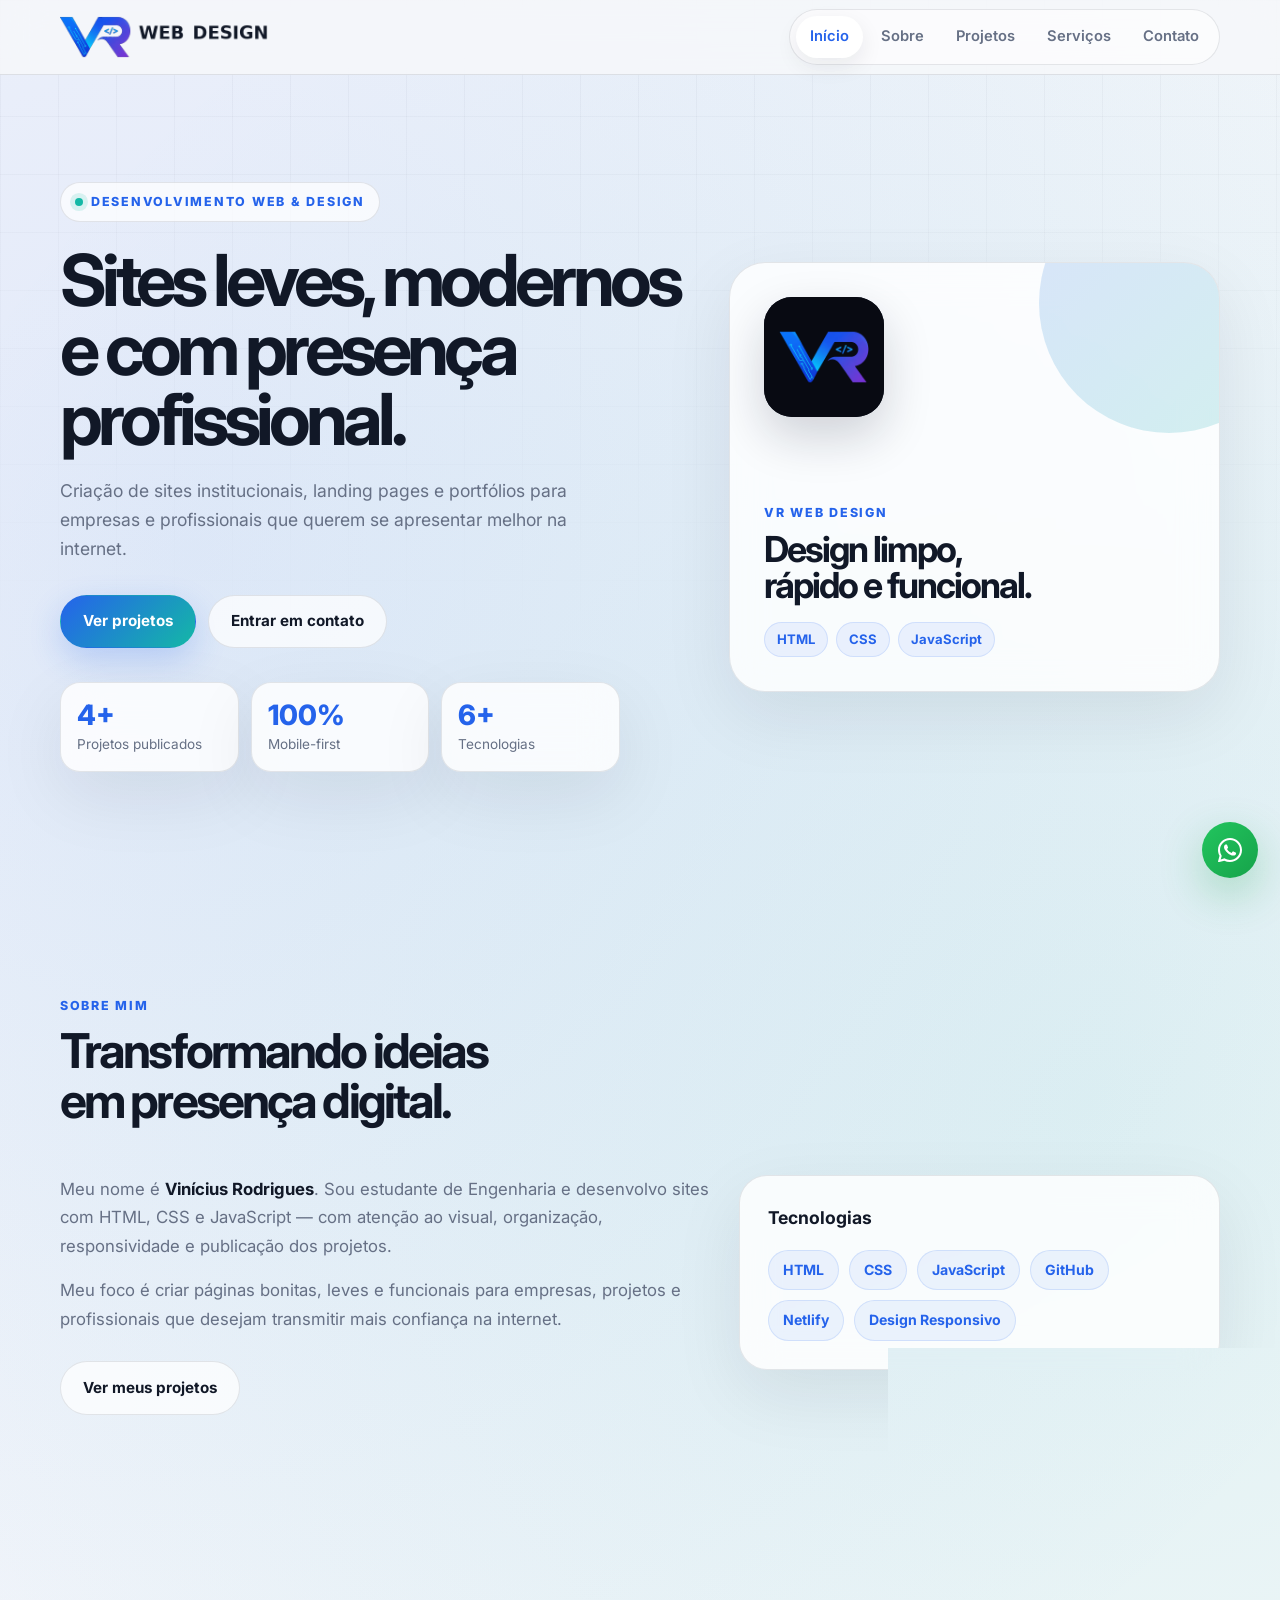
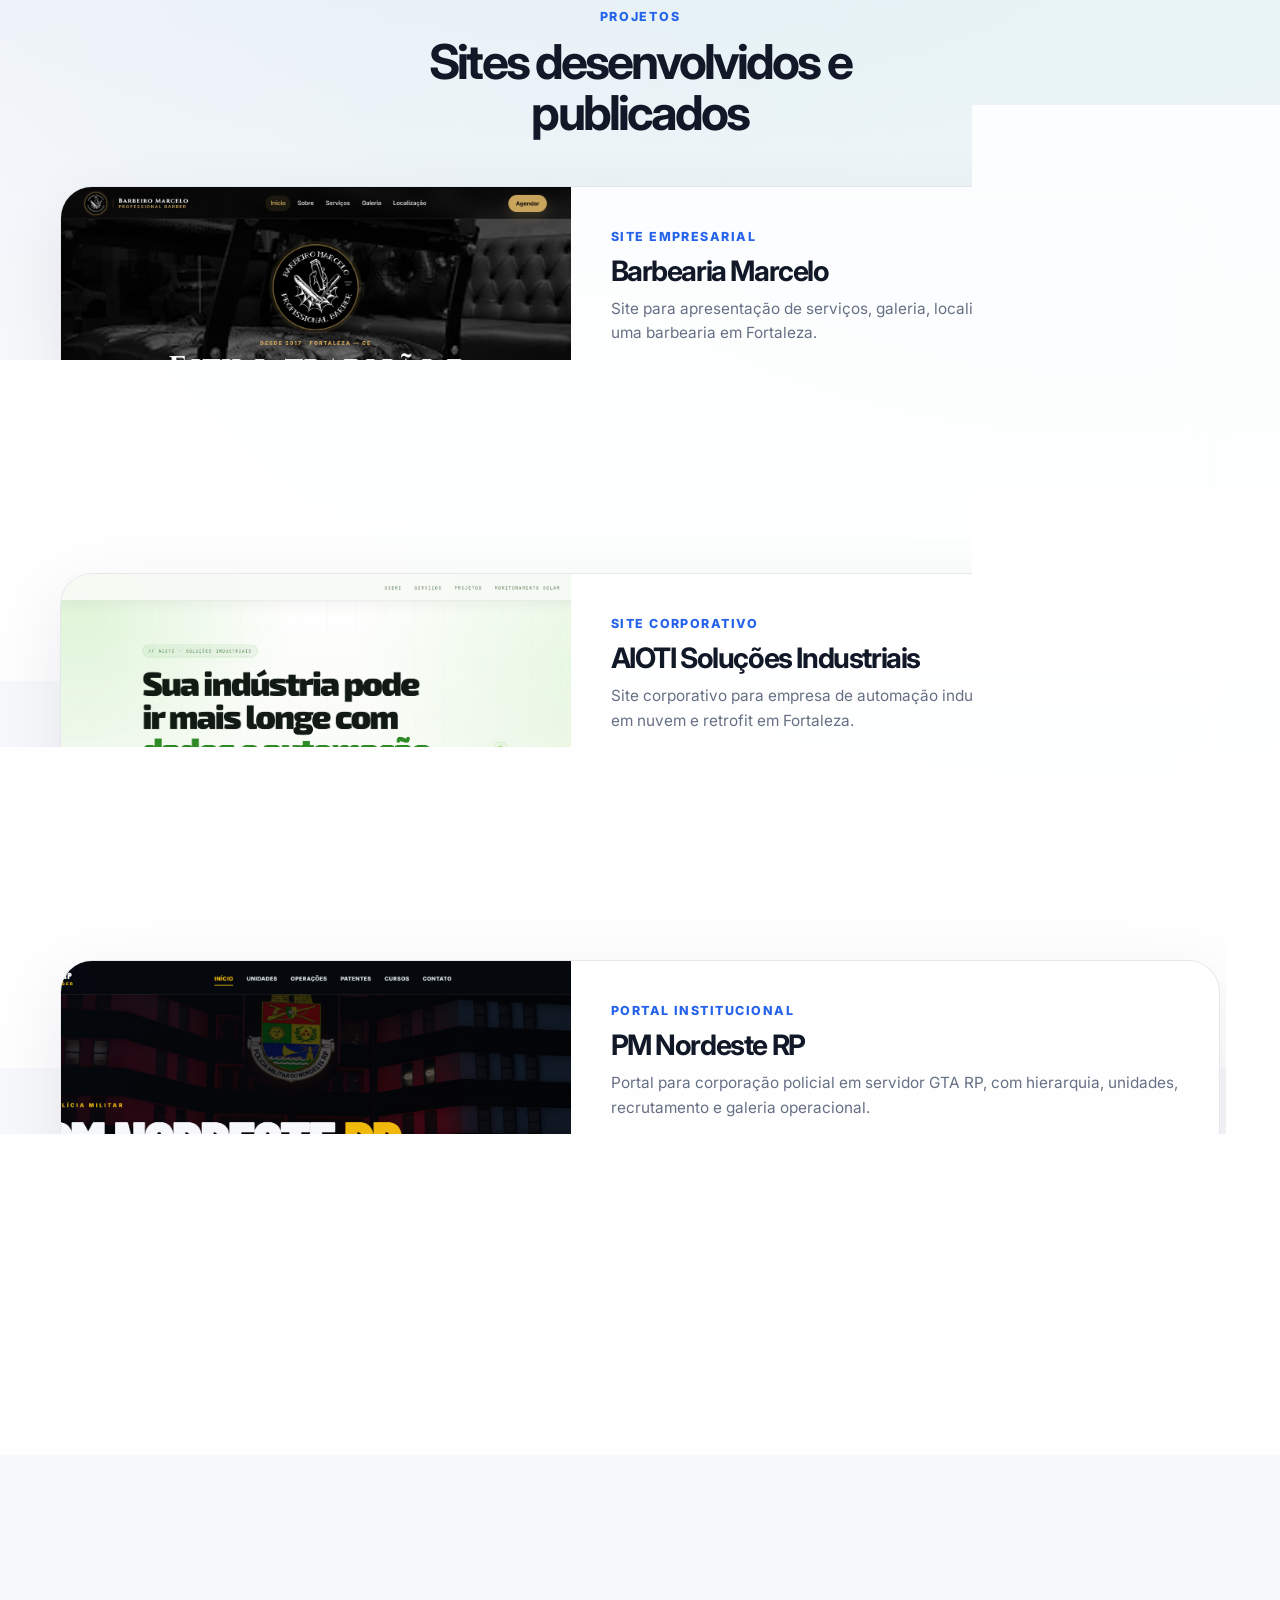
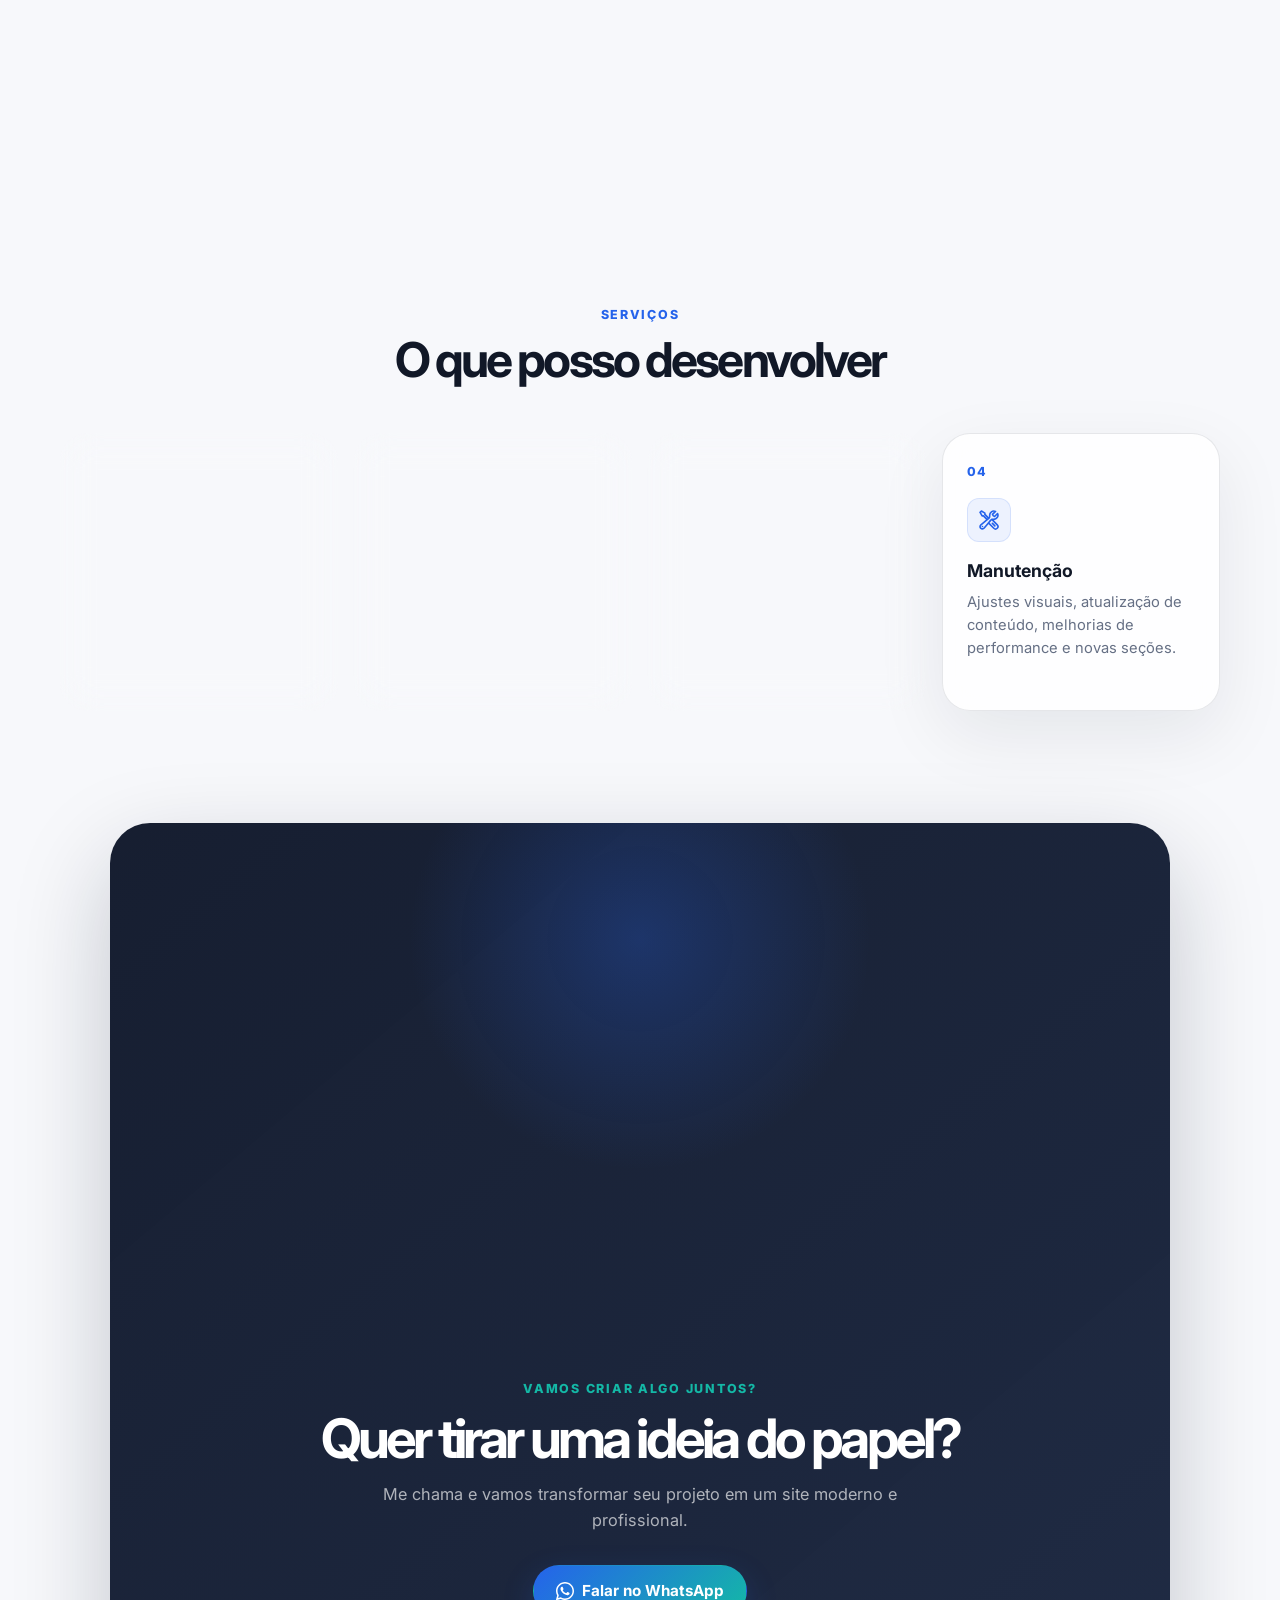
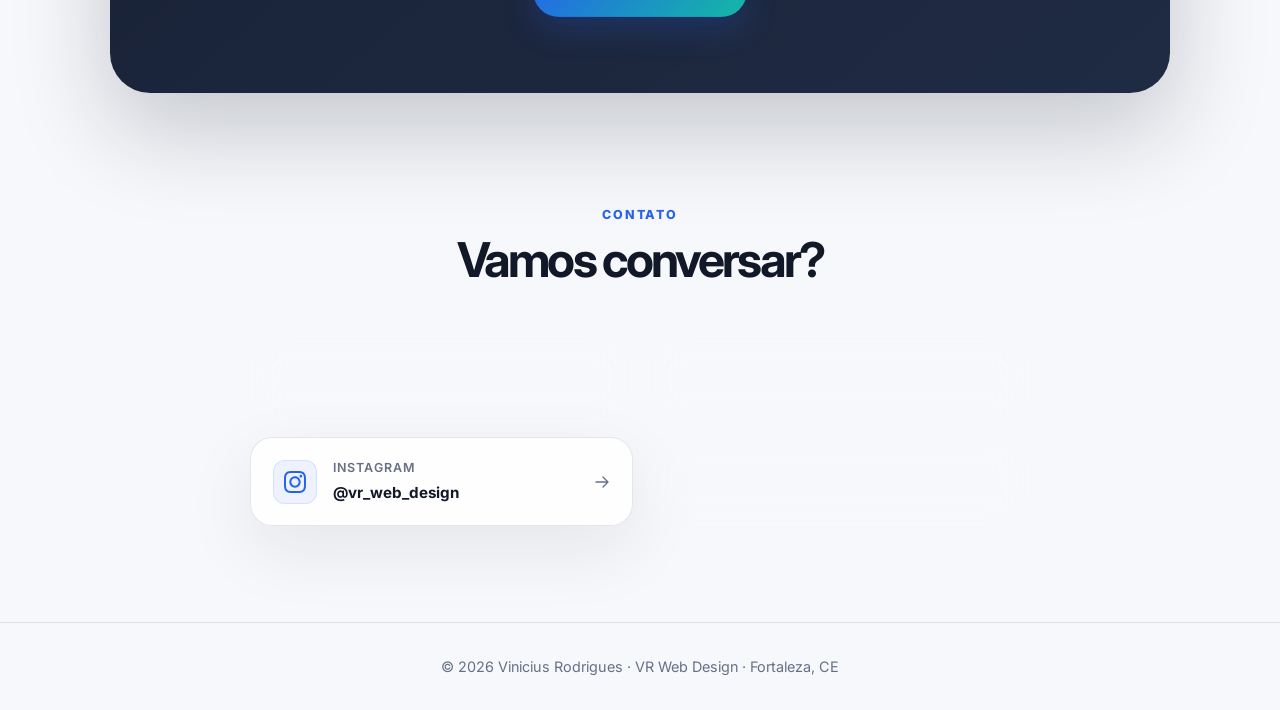
<file: index.html>
<!DOCTYPE html>
<html lang="pt-BR">
<head>
  <meta charset="UTF-8" />
  <meta name="viewport" content="width=device-width, initial-scale=1.0" />
  <title>VR Web Design | Portfólio</title>
  <meta name="description" content="Portfólio da VR Web Design - Criação de sites modernos, leves, responsivos e profissionais para empresas e profissionais em Fortaleza." />

  <!-- Favicon inline SVG -->
  <link rel="icon" href="data:image/svg+xml,<svg xmlns='http://www.w3.org/2000/svg' viewBox='0 0 32 32'><rect width='32' height='32' rx='8' fill='%232563eb'/><text x='50%' y='54%' dominant-baseline='middle' text-anchor='middle' font-family='Inter,sans-serif' font-weight='800' font-size='16' fill='white'>VR</text></svg>" />

  <link rel="preconnect" href="https://fonts.googleapis.com" />
  <link rel="preconnect" href="https://fonts.gstatic.com" crossorigin />
  <link href="https://fonts.googleapis.com/css2?family=Inter:wght@400;500;600;700;800&display=swap" rel="stylesheet" />
  <link rel="stylesheet" href="css/style.css" />
</head>
<body>

  <!-- NAV -->
  <header class="header" id="site-header">
    <nav class="navbar" aria-label="Navegação principal">
      <a href="#inicio" class="logo" aria-label="VR Web Design — Voltar ao início">
        <img src="assets/imagens/logo-navbar.png" alt="VR Web Design" width="120" height="44" />
      </a>

      <button class="menu-btn" id="menuBtn" aria-label="Abrir menu de navegação" aria-expanded="false" aria-controls="navLinks">
        <span class="menu-icon" aria-hidden="true"></span>
      </button>

      <ul class="nav-links" id="navLinks" role="list">
        <li><a href="#inicio" class="nav-link">Início</a></li>
        <li><a href="#sobre" class="nav-link">Sobre</a></li>
        <li><a href="#projetos" class="nav-link">Projetos</a></li>
        <li><a href="#servicos" class="nav-link">Serviços</a></li>
        <li><a href="#contato" class="nav-link">Contato</a></li>
      </ul>
    </nav>
  </header>

  <main>

    <!-- HERO -->
    <section class="hero" id="inicio" aria-labelledby="hero-heading">
      <div class="hero-content reveal">
        <p class="tag" aria-hidden="true">
          <span class="tag-dot"></span>
          Desenvolvimento Web &amp; Design
        </p>
        <h1 id="hero-heading">Sites leves, modernos<br>e com presença<br>profissional.</h1>
        <p class="hero-text">
          Criação de sites institucionais, landing pages e portfólios para empresas e profissionais que querem se apresentar melhor na internet.
        </p>
        <div class="hero-buttons">
          <a href="#projetos" class="btn primary">Ver projetos</a>
          <a href="#contato" class="btn secondary">Entrar em contato</a>
        </div>
        <div class="hero-stats" aria-label="Resumo do portfólio">
          <div class="stat-item">
            <strong data-count="4" aria-label="4 projetos publicados">0</strong>
            <span>Projetos publicados</span>
          </div>
          <div class="stat-item">
            <strong data-count="100" aria-label="100% responsivo">0</strong>
            <span>Mobile-first</span>
          </div>
          <div class="stat-item">
            <strong data-count="6" aria-label="6 tecnologias">0</strong>
            <span>Tecnologias</span>
          </div>
        </div>
      </div>

      <div class="hero-card float-card reveal-delay" aria-label="Apresentação VR Web Design">
        <div class="profile-circle">
          <img src="assets/imagens/logo-quadrada.png" alt="Logo VR Web Design" width="132" height="132" />
        </div>
        <p class="card-kicker">VR Web Design</p>
        <h2>Design limpo,<br>rápido e funcional.</h2>
        <div class="card-tags" aria-label="Especialidades">
          <span>HTML</span>
          <span>CSS</span>
          <span>JavaScript</span>
        </div>
      </div>
    </section>

    <!-- SOBRE -->
    <section class="section about" id="sobre" aria-labelledby="sobre-heading">
      <div class="section-title reveal">
        <p class="section-eyebrow">Sobre mim</p>
        <h2 id="sobre-heading">Transformando ideias<br>em presença digital.</h2>
      </div>

      <div class="about-grid">
        <div class="about-text reveal">
          <p>
            Meu nome é <strong>Vinícius Rodrigues</strong>. Sou estudante de Engenharia e desenvolvo sites com HTML, CSS e JavaScript — com atenção ao visual, organização, responsividade e publicação dos projetos.
          </p>
          <p>
            Meu foco é criar páginas bonitas, leves e funcionais para empresas, projetos e profissionais que desejam transmitir mais confiança na internet.
          </p>
          <a href="#projetos" class="btn secondary inline-btn">Ver meus projetos</a>
        </div>

        <div class="skills-box reveal-item" aria-label="Tecnologias utilizadas">
          <h3>Tecnologias</h3>
          <ul class="skills" role="list">
            <li>HTML</li>
            <li>CSS</li>
            <li>JavaScript</li>
            <li>GitHub</li>
            <li>Netlify</li>
            <li>Design Responsivo</li>
          </ul>
        </div>
      </div>
    </section>

    <!-- PROJETOS -->
    <section class="section projects" id="projetos" aria-labelledby="projetos-heading">
      <div class="section-title center reveal">
        <p class="section-eyebrow">Projetos</p>
        <h2 id="projetos-heading">Sites desenvolvidos e publicados</h2>
      </div>

      <div class="projects-grid">

        <article class="project-card reveal-item" aria-label="Projeto: Barbearia Marcelo">
          <a href="https://barbeiro-marcelo.netlify.app" target="_blank" rel="noopener noreferrer" class="project-image-link" tabindex="-1" aria-hidden="true">
            <img src="assets/imagens/barbearia.png" alt="" class="project-image" loading="lazy" width="540" height="360" />
          </a>
          <div class="project-info">
            <span class="project-tag">Site Empresarial</span>
            <h3>Barbearia Marcelo</h3>
            <p>Site para apresentação de serviços, galeria, localização e agendamento de uma barbearia em Fortaleza.</p>
            <ul class="project-list">
              <li>Integração com agendamento online via Fresha</li>
              <li>Identidade visual forte e coerente com o negócio</li>
              <li>Seções de preços, galeria e horários de funcionamento</li>
            </ul>
            <a href="https://barbeiro-marcelo.netlify.app" target="_blank" rel="noopener noreferrer" class="btn primary small">
              Ver site
              <svg xmlns="http://www.w3.org/2000/svg" width="14" height="14" fill="none" viewBox="0 0 24 24" stroke="currentColor" stroke-width="2.5" aria-hidden="true"><path stroke-linecap="round" stroke-linejoin="round" d="M13.5 6H5.25A2.25 2.25 0 003 8.25v10.5A2.25 2.25 0 005.25 21h10.5A2.25 2.25 0 0018 18.75V10.5m-10.5 6L21 3m0 0h-5.25M21 3v5.25"/></svg>
            </a>
          </div>
        </article>

        <article class="project-card reveal-item" aria-label="Projeto: AIOTI Soluções Industriais">
          <a href="https://aiotisolucoes.com.br" target="_blank" rel="noopener noreferrer" class="project-image-link" tabindex="-1" aria-hidden="true">
            <img src="assets/imagens/aioti.png" alt="" class="project-image" loading="lazy" width="540" height="360" />
          </a>
          <div class="project-info">
            <span class="project-tag">Site Corporativo</span>
            <h3>AIOTI Soluções Industriais</h3>
            <p>Site corporativo para empresa de automação industrial, IoT, monitoramento em nuvem e retrofit em Fortaleza.</p>
            <ul class="project-list">
              <li>Visual tecnológico com domínio próprio</li>
              <li>Apresentação completa de serviços, projetos e FAQ</li>
              <li>Seção exclusiva de monitoramento solar</li>
            </ul>
            <a href="https://aiotisolucoes.com.br" target="_blank" rel="noopener noreferrer" class="btn primary small">
              Ver site
              <svg xmlns="http://www.w3.org/2000/svg" width="14" height="14" fill="none" viewBox="0 0 24 24" stroke="currentColor" stroke-width="2.5" aria-hidden="true"><path stroke-linecap="round" stroke-linejoin="round" d="M13.5 6H5.25A2.25 2.25 0 003 8.25v10.5A2.25 2.25 0 005.25 21h10.5A2.25 2.25 0 0018 18.75V10.5m-10.5 6L21 3m0 0h-5.25M21 3v5.25"/></svg>
            </a>
          </div>
        </article>

        <article class="project-card reveal-item" aria-label="Projeto: PM Nordeste RP">
          <a href="https://pm-nrp.netlify.app" target="_blank" rel="noopener noreferrer" class="project-image-link" tabindex="-1" aria-hidden="true">
            <img src="assets/imagens/pm-nordeste-rp.png" alt="" class="project-image" loading="lazy" width="540" height="360" />
          </a>
          <div class="project-info">
            <span class="project-tag">Portal Institucional</span>
            <h3>PM Nordeste RP</h3>
            <p>Portal para corporação policial em servidor GTA RP, com hierarquia, unidades, recrutamento e galeria operacional.</p>
            <ul class="project-list">
              <li>5 sub-portais de unidades especializadas</li>
              <li>Sistema visual de progressão de patentes</li>
              <li>Identidade visual de alto impacto tático</li>
            </ul>
            <a href="https://pm-nrp.netlify.app" target="_blank" rel="noopener noreferrer" class="btn primary small">
              Ver site
              <svg xmlns="http://www.w3.org/2000/svg" width="14" height="14" fill="none" viewBox="0 0 24 24" stroke="currentColor" stroke-width="2.5" aria-hidden="true"><path stroke-linecap="round" stroke-linejoin="round" d="M13.5 6H5.25A2.25 2.25 0 003 8.25v10.5A2.25 2.25 0 005.25 21h10.5A2.25 2.25 0 0018 18.75V10.5m-10.5 6L21 3m0 0h-5.25M21 3v5.25"/></svg>
            </a>
          </div>
        </article>

        <article class="project-card reveal-item" aria-label="Projeto: COTAM RP">
          <a href="https://cotamnrp.netlify.app" target="_blank" rel="noopener noreferrer" class="project-image-link" tabindex="-1" aria-hidden="true">
            <img src="assets/imagens/cotam-rp.png" alt="" class="project-image" loading="lazy" width="540" height="360" />
          </a>
          <div class="project-info">
            <span class="project-tag">Site Institucional</span>
            <h3>COTAM RP</h3>
            <p>Portal para unidade tática especializada de GTA RP, com divisões, hierarquia, cursos e galeria operacional.</p>
            <ul class="project-list">
              <li>3 divisões: CHOQUE, GTM e GRAER</li>
              <li>Design tático com alto contraste e impacto visual</li>
              <li>Sistema de requisitos e progressão por mérito</li>
            </ul>
            <a href="https://cotamnrp.netlify.app" target="_blank" rel="noopener noreferrer" class="btn primary small">
              Ver site
              <svg xmlns="http://www.w3.org/2000/svg" width="14" height="14" fill="none" viewBox="0 0 24 24" stroke="currentColor" stroke-width="2.5" aria-hidden="true"><path stroke-linecap="round" stroke-linejoin="round" d="M13.5 6H5.25A2.25 2.25 0 003 8.25v10.5A2.25 2.25 0 005.25 21h10.5A2.25 2.25 0 0018 18.75V10.5m-10.5 6L21 3m0 0h-5.25M21 3v5.25"/></svg>
            </a>
          </div>
        </article>

      </div>
    </section>

    <!-- SERVIÇOS -->
    <section class="section services" id="servicos" aria-labelledby="servicos-heading">
      <div class="section-title center reveal">
        <p class="section-eyebrow">Serviços</p>
        <h2 id="servicos-heading">O que posso desenvolver</h2>
      </div>

      <div class="services-grid">
        <div class="service-card reveal-item">
          <div class="service-number" aria-hidden="true">01</div>
          <div class="service-icon" aria-hidden="true">
            <svg xmlns="http://www.w3.org/2000/svg" width="22" height="22" fill="none" viewBox="0 0 24 24" stroke="currentColor" stroke-width="1.8"><path stroke-linecap="round" stroke-linejoin="round" d="M3 8.25V18a2.25 2.25 0 002.25 2.25h13.5A2.25 2.25 0 0021 18V8.25m-18 0V6a2.25 2.25 0 012.25-2.25h13.5A2.25 2.25 0 0121 6v2.25m-18 0h18M5.25 6h.008v.008H5.25V6zm.375 0a.375.375 0 11-.75 0 .375.375 0 01.75 0zm4.125 0h.008v.008H9.75V6zm.375 0a.375.375 0 11-.75 0 .375.375 0 01.75 0z"/></svg>
          </div>
          <h3>Landing Pages</h3>
          <p>Páginas objetivas e persuasivas para apresentar produtos, serviços, eventos ou campanhas.</p>
        </div>
        <div class="service-card reveal-item">
          <div class="service-number" aria-hidden="true">02</div>
          <div class="service-icon" aria-hidden="true">
            <svg xmlns="http://www.w3.org/2000/svg" width="22" height="22" fill="none" viewBox="0 0 24 24" stroke="currentColor" stroke-width="1.8"><path stroke-linecap="round" stroke-linejoin="round" d="M2.25 21h19.5m-18-18v18m10.5-18v18m6-13.5V21M6.75 6.75h.75m-.75 3h.75m-.75 3h.75m3-6h.75m-.75 3h.75m-.75 3h.75M6.75 21v-3.375c0-.621.504-1.125 1.125-1.125h2.25c.621 0 1.125.504 1.125 1.125V21M3 3h12m-.75 4.5H21m-3.75 3.75h.008v.008h-.008v-.008zm0 3h.008v.008h-.008v-.008zm0 3h.008v.008h-.008v-.008z"/></svg>
          </div>
          <h3>Sites Institucionais</h3>
          <p>Sites completos para empresas, negócios, organizações e projetos que precisam de presença sólida.</p>
        </div>
        <div class="service-card reveal-item">
          <div class="service-number" aria-hidden="true">03</div>
          <div class="service-icon" aria-hidden="true">
            <svg xmlns="http://www.w3.org/2000/svg" width="22" height="22" fill="none" viewBox="0 0 24 24" stroke="currentColor" stroke-width="1.8"><path stroke-linecap="round" stroke-linejoin="round" d="M17.982 18.725A7.488 7.488 0 0012 15.75a7.488 7.488 0 00-5.982 2.975m11.963 0a9 9 0 10-11.963 0m11.963 0A8.966 8.966 0 0112 21a8.966 8.966 0 01-5.982-2.275M15 9.75a3 3 0 11-6 0 3 3 0 016 0z"/></svg>
          </div>
          <h3>Portfólios</h3>
          <p>Sites pessoais para profissionais mostrarem trabalhos, habilidades e formas de contato.</p>
        </div>
        <div class="service-card reveal-item">
          <div class="service-number" aria-hidden="true">04</div>
          <div class="service-icon" aria-hidden="true">
            <svg xmlns="http://www.w3.org/2000/svg" width="22" height="22" fill="none" viewBox="0 0 24 24" stroke="currentColor" stroke-width="1.8"><path stroke-linecap="round" stroke-linejoin="round" d="M11.42 15.17L17.25 21A2.652 2.652 0 0021 17.25l-5.877-5.877M11.42 15.17l2.496-3.03c.317-.384.74-.626 1.208-.766M11.42 15.17l-4.655 5.653a2.548 2.548 0 11-3.586-3.586l6.837-5.63m5.108-.233c.55-.164 1.163-.188 1.743-.14a4.5 4.5 0 004.486-6.336l-3.276 3.277a3.004 3.004 0 01-2.25-2.25l3.276-3.276a4.5 4.5 0 00-6.336 4.486c.091 1.076-.071 2.264-.904 2.95l-.102.085m-1.745 1.437L5.909 7.5H4.5L2.25 3.75l1.5-1.5L7.5 4.5v1.409l4.26 4.26m-1.745 1.437l1.745-1.437m6.615 8.206L15.75 15.75M4.867 19.125h.008v.008h-.008v-.008z"/></svg>
          </div>
          <h3>Manutenção</h3>
          <p>Ajustes visuais, atualização de conteúdo, melhorias de performance e novas seções.</p>
        </div>
      </div>
    </section>

    <!-- CTA -->
    <section class="cta reveal" aria-labelledby="cta-heading">
      <div class="cta-glow" aria-hidden="true"></div>
      <p class="section-eyebrow cta-eyebrow">Vamos criar algo juntos?</p>
      <h2 id="cta-heading">Quer tirar uma ideia do papel?</h2>
      <p class="cta-sub">Me chama e vamos transformar seu projeto em um site moderno e profissional.</p>
      <a href="https://wa.me/5585999100100" class="btn primary" target="_blank" rel="noopener noreferrer">
        <svg xmlns="http://www.w3.org/2000/svg" width="18" height="18" viewBox="0 0 24 24" fill="currentColor" aria-hidden="true"><path d="M17.472 14.382c-.297-.149-1.758-.867-2.03-.967-.273-.099-.471-.148-.67.15-.197.297-.767.966-.94 1.164-.173.199-.347.223-.644.075-.297-.15-1.255-.463-2.39-1.475-.883-.788-1.48-1.761-1.653-2.059-.173-.297-.018-.458.13-.606.134-.133.298-.347.446-.52.149-.174.198-.298.298-.497.099-.198.05-.371-.025-.52-.075-.149-.669-1.612-.916-2.207-.242-.579-.487-.5-.669-.51-.173-.008-.371-.01-.57-.01-.198 0-.52.074-.792.372-.272.297-1.04 1.016-1.04 2.479 0 1.462 1.065 2.875 1.213 3.074.149.198 2.096 3.2 5.077 4.487.709.306 1.262.489 1.694.625.712.227 1.36.195 1.871.118.571-.085 1.758-.719 2.006-1.413.248-.694.248-1.289.173-1.413-.074-.124-.272-.198-.57-.347z"/><path d="M12 0C5.373 0 0 5.373 0 12c0 2.127.558 4.122 1.532 5.85L.057 23.177a.75.75 0 00.919.919l5.344-1.47A11.945 11.945 0 0012 24c6.627 0 12-5.373 12-12S18.627 0 12 0zm0 22c-1.895 0-3.668-.524-5.178-1.434l-.36-.214-3.742 1.03 1.043-3.631-.235-.374A9.96 9.96 0 012 12C2 6.477 6.477 2 12 2s10 4.477 10 10-4.477 10-10 10z"/></svg>
        Falar no WhatsApp
      </a>
    </section>

    <!-- CONTATO -->
    <section class="section contact" id="contato" aria-labelledby="contato-heading">
      <div class="section-title center reveal">
        <p class="section-eyebrow">Contato</p>
        <h2 id="contato-heading">Vamos conversar?</h2>
      </div>

      <div class="contact-grid reveal">
        <a href="mailto:vrwebdesign50@gmail.com" class="contact-card" aria-label="Enviar e-mail para vrwebdesign50@gmail.com">
          <div class="contact-card-icon" aria-hidden="true">
            <svg xmlns="http://www.w3.org/2000/svg" width="22" height="22" fill="none" viewBox="0 0 24 24" stroke="currentColor" stroke-width="1.8"><path stroke-linecap="round" stroke-linejoin="round" d="M21.75 6.75v10.5a2.25 2.25 0 01-2.25 2.25h-15a2.25 2.25 0 01-2.25-2.25V6.75m19.5 0A2.25 2.25 0 0019.5 4.5h-15a2.25 2.25 0 00-2.25 2.25m19.5 0v.243a2.25 2.25 0 01-1.07 1.916l-7.5 4.615a2.25 2.25 0 01-2.36 0L3.32 8.91a2.25 2.25 0 01-1.07-1.916V6.75"/></svg>
          </div>
          <div class="contact-card-info">
            <span class="contact-label">E-mail</span>
            <strong>vrwebdesign50@gmail.com</strong>
          </div>
          <svg class="contact-arrow" xmlns="http://www.w3.org/2000/svg" width="16" height="16" fill="none" viewBox="0 0 24 24" stroke="currentColor" stroke-width="2" aria-hidden="true"><path stroke-linecap="round" stroke-linejoin="round" d="M13.5 4.5L21 12m0 0l-7.5 7.5M21 12H3"/></svg>
        </a>

        <a href="https://github.com/Viniciusaioti06" target="_blank" rel="noopener noreferrer" class="contact-card" aria-label="Acessar perfil no GitHub">
          <div class="contact-card-icon" aria-hidden="true">
            <svg xmlns="http://www.w3.org/2000/svg" width="22" height="22" viewBox="0 0 24 24" fill="currentColor"><path d="M12 0c-6.626 0-12 5.373-12 12 0 5.302 3.438 9.8 8.207 11.387.599.111.793-.261.793-.577v-2.234c-3.338.726-4.033-1.416-4.033-1.416-.546-1.387-1.333-1.756-1.333-1.756-1.089-.745.083-.729.083-.729 1.205.084 1.839 1.237 1.839 1.237 1.07 1.834 2.807 1.304 3.492.997.107-.775.418-1.305.762-1.604-2.665-.305-5.467-1.334-5.467-5.931 0-1.311.469-2.381 1.236-3.221-.124-.303-.535-1.524.117-3.176 0 0 1.008-.322 3.301 1.23.957-.266 1.983-.399 3.003-.404 1.02.005 2.047.138 3.006.404 2.291-1.552 3.297-1.23 3.297-1.23.653 1.653.242 2.874.118 3.176.77.84 1.235 1.911 1.235 3.221 0 4.609-2.807 5.624-5.479 5.921.43.372.823 1.102.823 2.222v3.293c0 .319.192.694.801.576 4.765-1.589 8.199-6.086 8.199-11.386 0-6.627-5.373-12-12-12z"/></svg>
          </div>
          <div class="contact-card-info">
            <span class="contact-label">GitHub</span>
            <strong>Viniciusaioti06</strong>
          </div>
          <svg class="contact-arrow" xmlns="http://www.w3.org/2000/svg" width="16" height="16" fill="none" viewBox="0 0 24 24" stroke="currentColor" stroke-width="2" aria-hidden="true"><path stroke-linecap="round" stroke-linejoin="round" d="M13.5 4.5L21 12m0 0l-7.5 7.5M21 12H3"/></svg>
        </a>

        <a href="https://www.instagram.com/vr_web_design" target="_blank" rel="noopener noreferrer" class="contact-card" aria-label="Acessar perfil no Instagram">
          <div class="contact-card-icon" aria-hidden="true">
            <svg xmlns="http://www.w3.org/2000/svg" width="22" height="22" viewBox="0 0 24 24" fill="currentColor"><path d="M12 2.163c3.204 0 3.584.012 4.85.07 3.252.148 4.771 1.691 4.919 4.919.058 1.265.069 1.645.069 4.849 0 3.205-.012 3.584-.069 4.849-.149 3.225-1.664 4.771-4.919 4.919-1.266.058-1.644.07-4.85.07-3.204 0-3.584-.012-4.849-.07-3.26-.149-4.771-1.699-4.919-4.92-.058-1.265-.07-1.644-.07-4.849 0-3.204.013-3.583.07-4.849.149-3.227 1.664-4.771 4.919-4.919 1.266-.057 1.645-.069 4.849-.069zm0-2.163c-3.259 0-3.667.014-4.947.072-4.358.2-6.78 2.618-6.98 6.98-.059 1.281-.073 1.689-.073 4.948 0 3.259.014 3.668.072 4.948.2 4.358 2.618 6.78 6.98 6.98 1.281.058 1.689.072 4.948.072 3.259 0 3.668-.014 4.948-.072 4.354-.2 6.782-2.618 6.979-6.98.059-1.28.073-1.689.073-4.948 0-3.259-.014-3.667-.072-4.947-.196-4.354-2.617-6.78-6.979-6.98-1.281-.059-1.69-.073-4.949-.073zm0 5.838c-3.403 0-6.162 2.759-6.162 6.162s2.759 6.163 6.162 6.163 6.162-2.759 6.162-6.163c0-3.403-2.759-6.162-6.162-6.162zm0 10.162c-2.209 0-4-1.79-4-4 0-2.209 1.791-4 4-4s4 1.791 4 4c0 2.21-1.791 4-4 4zm6.406-11.845c-.796 0-1.441.645-1.441 1.44s.645 1.44 1.441 1.44c.795 0 1.439-.645 1.439-1.44s-.644-1.44-1.439-1.44z"/></svg>
          </div>
          <div class="contact-card-info">
            <span class="contact-label">Instagram</span>
            <strong>@vr_web_design</strong>
          </div>
          <svg class="contact-arrow" xmlns="http://www.w3.org/2000/svg" width="16" height="16" fill="none" viewBox="0 0 24 24" stroke="currentColor" stroke-width="2" aria-hidden="true"><path stroke-linecap="round" stroke-linejoin="round" d="M13.5 4.5L21 12m0 0l-7.5 7.5M21 12H3"/></svg>
        </a>

        <a href="https://wa.me/5585999100100" target="_blank" rel="noopener noreferrer" class="contact-card contact-card--highlight" aria-label="Falar no WhatsApp">
          <div class="contact-card-icon" aria-hidden="true">
            <svg xmlns="http://www.w3.org/2000/svg" width="22" height="22" viewBox="0 0 24 24" fill="currentColor"><path d="M17.472 14.382c-.297-.149-1.758-.867-2.03-.967-.273-.099-.471-.148-.67.15-.197.297-.767.966-.94 1.164-.173.199-.347.223-.644.075-.297-.15-1.255-.463-2.39-1.475-.883-.788-1.48-1.761-1.653-2.059-.173-.297-.018-.458.13-.606.134-.133.298-.347.446-.52.149-.174.198-.298.298-.497.099-.198.05-.371-.025-.52-.075-.149-.669-1.612-.916-2.207-.242-.579-.487-.5-.669-.51-.173-.008-.371-.01-.57-.01-.198 0-.52.074-.792.372-.272.297-1.04 1.016-1.04 2.479 0 1.462 1.065 2.875 1.213 3.074.149.198 2.096 3.2 5.077 4.487.709.306 1.262.489 1.694.625.712.227 1.36.195 1.871.118.571-.085 1.758-.719 2.006-1.413.248-.694.248-1.289.173-1.413-.074-.124-.272-.198-.57-.347z"/><path d="M12 0C5.373 0 0 5.373 0 12c0 2.127.558 4.122 1.532 5.85L.057 23.177a.75.75 0 00.919.919l5.344-1.47A11.945 11.945 0 0012 24c6.627 0 12-5.373 12-12S18.627 0 12 0zm0 22c-1.895 0-3.668-.524-5.178-1.434l-.36-.214-3.742 1.03 1.043-3.631-.235-.374A9.96 9.96 0 012 12C2 6.477 6.477 2 12 2s10 4.477 10 10-4.477 10-10 10z"/></svg>
          </div>
          <div class="contact-card-info">
            <span class="contact-label">WhatsApp</span>
            <strong>(85) 99910-0100</strong>
          </div>
          <svg class="contact-arrow" xmlns="http://www.w3.org/2000/svg" width="16" height="16" fill="none" viewBox="0 0 24 24" stroke="currentColor" stroke-width="2" aria-hidden="true"><path stroke-linecap="round" stroke-linejoin="round" d="M13.5 4.5L21 12m0 0l-7.5 7.5M21 12H3"/></svg>
        </a>
      </div>
    </section>

  </main>

  <footer class="footer">
    <p>© 2026 Vinicius Rodrigues · VR Web Design · Fortaleza, CE</p>
  </footer>

  <!-- WhatsApp flutuante -->
  <a href="https://wa.me/5585999100100" class="whatsapp-float" target="_blank" rel="noopener noreferrer" aria-label="Falar no WhatsApp">
    <svg xmlns="http://www.w3.org/2000/svg" width="24" height="24" viewBox="0 0 24 24" fill="white" aria-hidden="true"><path d="M17.472 14.382c-.297-.149-1.758-.867-2.03-.967-.273-.099-.471-.148-.67.15-.197.297-.767.966-.94 1.164-.173.199-.347.223-.644.075-.297-.15-1.255-.463-2.39-1.475-.883-.788-1.48-1.761-1.653-2.059-.173-.297-.018-.458.13-.606.134-.133.298-.347.446-.52.149-.174.198-.298.298-.497.099-.198.05-.371-.025-.52-.075-.149-.669-1.612-.916-2.207-.242-.579-.487-.5-.669-.51-.173-.008-.371-.01-.57-.01-.198 0-.52.074-.792.372-.272.297-1.04 1.016-1.04 2.479 0 1.462 1.065 2.875 1.213 3.074.149.198 2.096 3.2 5.077 4.487.709.306 1.262.489 1.694.625.712.227 1.36.195 1.871.118.571-.085 1.758-.719 2.006-1.413.248-.694.248-1.289.173-1.413-.074-.124-.272-.198-.57-.347z"/><path d="M12 0C5.373 0 0 5.373 0 12c0 2.127.558 4.122 1.532 5.85L.057 23.177a.75.75 0 00.919.919l5.344-1.47A11.945 11.945 0 0012 24c6.627 0 12-5.373 12-12S18.627 0 12 0zm0 22c-1.895 0-3.668-.524-5.178-1.434l-.36-.214-3.742 1.03 1.043-3.631-.235-.374A9.96 9.96 0 012 12C2 6.477 6.477 2 12 2s10 4.477 10 10-4.477 10-10 10z"/></svg>
  </a>

  <script src="js/script.js"></script>
</body>
</html>
</file>
<file: css/style.css>
@import url('https://fonts.googleapis.com/css2?family=Inter:wght@400;500;600;700;800&display=swap');

/* ===== TOKENS ===== */
:root {
  --bg: #f7f8fb;
  --bg-soft: #ffffff;
  --card: rgba(255, 255, 255, 0.82);
  --text: #111827;
  --muted: #667085;
  --line: rgba(17, 24, 39, 0.10);
  --accent: #2563eb;
  --accent-2: #14b8a6;
  --accent-hover: #1d4ed8;
  --dark: #0f172a;
  --green: #16a34a;
  --radius: 28px;
  --shadow: 0 24px 70px rgba(15, 23, 42, 0.08);
  --shadow-lg: 0 32px 90px rgba(15, 23, 42, 0.13);
  --nav-h: 74px;
}

/* ===== RESET ===== */
*, *::before, *::after {
  margin: 0;
  padding: 0;
  box-sizing: border-box;
}

html {
  scroll-behavior: smooth;
}

body {
  font-family: 'Inter', sans-serif;
  background:
    radial-gradient(circle at 15% 10%, rgba(37, 99, 235, 0.10), transparent 28%),
    radial-gradient(circle at 85% 20%, rgba(20, 184, 166, 0.10), transparent 30%),
    var(--bg);
  color: var(--text);
  line-height: 1.6;
  overflow-x: hidden;
}

body::before {
  content: "";
  position: fixed;
  inset: 0;
  pointer-events: none;
  background-image:
    linear-gradient(rgba(15, 23, 42, 0.035) 1px, transparent 1px),
    linear-gradient(90deg, rgba(15, 23, 42, 0.035) 1px, transparent 1px);
  background-size: 58px 58px;
  mask-image: linear-gradient(to bottom, black, transparent 72%);
  z-index: -2;
}

a {
  color: inherit;
  text-decoration: none;
}

img {
  max-width: 100%;
  display: block;
}

ul { list-style: none; }

/* ===== FOCO ACESSÍVEL ===== */
:focus-visible {
  outline: 2px solid var(--accent);
  outline-offset: 3px;
  border-radius: 4px;
}

/* ===== HEADER / NAV ===== */
.header {
  position: fixed;
  top: 0;
  width: 100%;
  z-index: 100;
  background: rgba(247, 248, 251, 0.82);
  backdrop-filter: blur(20px);
  -webkit-backdrop-filter: blur(20px);
  border-bottom: 1px solid var(--line);
  transition: box-shadow 0.3s ease;
}

.header.scrolled {
  box-shadow: 0 4px 24px rgba(15, 23, 42, 0.07);
}

.navbar {
  width: min(1160px, 92%);
  height: var(--nav-h);
  margin: auto;
  display: flex;
  align-items: center;
  justify-content: space-between;
}

.logo {
  display: flex;
  align-items: center;
  flex-shrink: 0;
}

.logo img {
  height: 44px;
  width: auto;
}

.nav-links {
  display: flex;
  align-items: center;
  gap: 4px;
  padding: 6px;
  border: 1px solid var(--line);
  border-radius: 999px;
  background: rgba(255, 255, 255, 0.60);
}

.nav-link {
  display: inline-flex;
  align-items: center;
  padding: 9px 14px;
  border-radius: 999px;
  color: var(--muted);
  font-size: 0.92rem;
  font-weight: 600;
  transition: color 0.22s ease, background 0.22s ease, box-shadow 0.22s ease;
  white-space: nowrap;
}

.nav-link:hover,
.nav-link.active {
  color: var(--text);
  background: #ffffff;
  box-shadow: 0 8px 22px rgba(15, 23, 42, 0.08);
}

.nav-link.active {
  color: var(--accent);
}

/* Hamburger */
.menu-btn {
  display: none;
  width: 44px;
  height: 44px;
  border: 1px solid var(--line);
  border-radius: 14px;
  background: #ffffff;
  cursor: pointer;
  flex-direction: column;
  align-items: center;
  justify-content: center;
  gap: 5px;
  padding: 10px;
}

.menu-icon,
.menu-icon::before,
.menu-icon::after {
  display: block;
  width: 20px;
  height: 2px;
  background: var(--text);
  border-radius: 2px;
  transition: transform 0.3s ease, opacity 0.3s ease;
}

.menu-icon {
  position: relative;
}

.menu-icon::before,
.menu-icon::after {
  content: "";
  position: absolute;
  left: 0;
}

.menu-icon::before { top: -6px; }
.menu-icon::after  { top:  6px; }

.menu-btn[aria-expanded="true"] .menu-icon {
  background: transparent;
}
.menu-btn[aria-expanded="true"] .menu-icon::before {
  transform: translateY(6px) rotate(45deg);
}
.menu-btn[aria-expanded="true"] .menu-icon::after {
  transform: translateY(-6px) rotate(-45deg);
}

/* ===== HERO ===== */
.hero {
  width: min(1160px, 92%);
  min-height: 100vh;
  margin: auto;
  padding: calc(var(--nav-h) + 50px) 0 70px;
  display: grid;
  grid-template-columns: 1.12fr 0.88fr;
  gap: 44px;
  align-items: center;
}

.tag {
  display: inline-flex;
  align-items: center;
  gap: 8px;
  padding: 9px 14px;
  border: 1px solid var(--line);
  border-radius: 999px;
  background: rgba(255, 255, 255, 0.72);
  color: var(--accent);
  font-size: 0.78rem;
  font-weight: 800;
  text-transform: uppercase;
  letter-spacing: 0.14em;
  margin-bottom: 24px;
}

.tag-dot {
  width: 8px;
  height: 8px;
  border-radius: 50%;
  background: var(--accent-2);
  box-shadow: 0 0 0 5px rgba(20, 184, 166, 0.15);
  flex-shrink: 0;
  animation: pulse-dot 2.6s ease-in-out infinite;
}

@keyframes pulse-dot {
  0%, 100% { box-shadow: 0 0 0 5px rgba(20, 184, 166, 0.15); }
  50%       { box-shadow: 0 0 0 9px rgba(20, 184, 166, 0.06); }
}

.hero h1 {
  font-size: clamp(2.8rem, 5.6vw, 5.2rem);
  line-height: 0.97;
  letter-spacing: -0.07em;
  margin-bottom: 22px;
}

.hero-text {
  max-width: 560px;
  color: var(--muted);
  font-size: clamp(1rem, 1.5vw, 1.1rem);
  line-height: 1.65;
}

.hero-buttons {
  display: flex;
  gap: 12px;
  flex-wrap: wrap;
  margin-top: 32px;
}

/* ===== BOTÕES ===== */
.btn {
  position: relative;
  isolation: isolate;
  display: inline-flex;
  align-items: center;
  gap: 8px;
  min-height: 48px;
  padding: 13px 22px;
  border-radius: 999px;
  border: 1px solid transparent;
  font-family: inherit;
  font-size: 0.95rem;
  font-weight: 700;
  cursor: pointer;
  transition: transform 0.26s ease, box-shadow 0.26s ease, border-color 0.26s ease, background 0.26s ease;
  overflow: hidden;
  white-space: nowrap;
}

.btn:hover {
  transform: translateY(-3px);
}

.btn::after {
  content: "";
  position: absolute;
  inset: 0;
  z-index: -1;
  transform: translateX(-110%);
  background: linear-gradient(90deg, transparent, rgba(255,255,255,0.38), transparent);
  transition: transform 0.52s ease;
}

.btn:hover::after {
  transform: translateX(110%);
}

.primary {
  color: #ffffff;
  background: linear-gradient(135deg, var(--accent) 0%, var(--accent-2) 100%);
  box-shadow: 0 12px 32px rgba(37, 99, 235, 0.22);
}

.primary:hover {
  box-shadow: 0 18px 44px rgba(37, 99, 235, 0.30);
}

.secondary {
  color: var(--text);
  background: rgba(255, 255, 255, 0.72);
  border-color: var(--line);
}

.secondary:hover {
  background: #ffffff;
  border-color: rgba(37, 99, 235, 0.18);
}

.small {
  min-height: 42px;
  padding: 10px 18px;
  font-size: 0.9rem;
}

.inline-btn {
  margin-top: 28px;
}

/* ===== STATS ===== */
.hero-stats {
  display: grid;
  grid-template-columns: repeat(3, minmax(0, 1fr));
  gap: 12px;
  margin-top: 34px;
  max-width: 560px;
}

.stat-item {
  padding: 18px 16px;
  border-radius: 20px;
  background: var(--card);
  border: 1px solid var(--line);
  box-shadow: var(--shadow);
  backdrop-filter: blur(18px);
}

.stat-item strong {
  display: block;
  color: var(--accent);
  font-size: 1.75rem;
  font-weight: 800;
  line-height: 1;
}

.stat-item span {
  display: block;
  margin-top: 7px;
  color: var(--muted);
  font-size: 0.85rem;
  line-height: 1.3;
}

/* ===== HERO CARD ===== */
.hero-card {
  position: relative;
  min-height: 430px;
  padding: 34px;
  border-radius: 36px;
  display: flex;
  flex-direction: column;
  justify-content: flex-end;
  overflow: hidden;
  background: var(--card);
  border: 1px solid var(--line);
  box-shadow: var(--shadow);
  backdrop-filter: blur(18px);
}

.hero-card::before {
  content: "";
  position: absolute;
  width: 260px;
  height: 260px;
  top: -90px;
  right: -80px;
  border-radius: 50%;
  background: linear-gradient(135deg, rgba(37, 99, 235, 0.16), rgba(20, 184, 166, 0.18));
  pointer-events: none;
}

.profile-circle {
  width: 120px;
  height: 120px;
  border-radius: 28px;
  overflow: hidden;
  margin-bottom: auto;
  background: var(--dark);
  box-shadow: 0 20px 48px rgba(15, 23, 42, 0.18);
  flex-shrink: 0;
}

.profile-circle img {
  width: 100%;
  height: 100%;
  object-fit: cover;
}

.card-kicker {
  color: var(--accent);
  font-size: 0.78rem;
  font-weight: 800;
  text-transform: uppercase;
  letter-spacing: 0.14em;
  margin-top: 24px;
  margin-bottom: 8px;
}

.hero-card h2 {
  font-size: clamp(1.7rem, 2.8vw, 2.4rem);
  line-height: 1.02;
  letter-spacing: -0.055em;
  margin-bottom: 18px;
}

.card-tags {
  display: flex;
  flex-wrap: wrap;
  gap: 8px;
}

.card-tags span {
  padding: 6px 12px;
  border-radius: 999px;
  background: rgba(37, 99, 235, 0.08);
  border: 1px solid rgba(37, 99, 235, 0.13);
  color: var(--accent);
  font-size: 0.82rem;
  font-weight: 700;
}

/* ===== SECTIONS BASE ===== */
.section {
  width: min(1160px, 92%);
  margin: auto;
  padding: 96px 0;
}

.section-eyebrow {
  color: var(--accent);
  font-size: 0.78rem;
  font-weight: 800;
  text-transform: uppercase;
  letter-spacing: 0.14em;
  margin-bottom: 10px;
}

.section-title {
  margin-bottom: 48px;
}

.section-title.center {
  text-align: center;
}

.section-title h2 {
  font-size: clamp(2rem, 3.8vw, 3rem);
  line-height: 1.05;
  letter-spacing: -0.06em;
  margin-top: 6px;
}

.section-title.center h2 {
  margin-left: auto;
  margin-right: auto;
  max-width: 640px;
}

/* ===== SOBRE ===== */
.about-grid {
  display: grid;
  grid-template-columns: 1.15fr 0.85fr;
  gap: 28px;
  align-items: start;
}

.about-text {
  color: var(--muted);
  font-size: 1.05rem;
  line-height: 1.7;
}

.about-text p + p {
  margin-top: 16px;
}

.about-text strong {
  color: var(--text);
  font-weight: 700;
}

.skills-box {
  padding: 28px;
  border-radius: var(--radius);
  background: var(--card);
  border: 1px solid var(--line);
  box-shadow: var(--shadow);
  backdrop-filter: blur(18px);
}

.skills-box h3 {
  margin-bottom: 18px;
  font-size: 1.1rem;
  font-weight: 700;
}

.skills {
  display: flex;
  flex-wrap: wrap;
  gap: 10px;
}

.skills li {
  padding: 8px 14px;
  border-radius: 999px;
  background: rgba(37, 99, 235, 0.07);
  border: 1px solid rgba(37, 99, 235, 0.13);
  color: var(--accent);
  font-weight: 700;
  font-size: 0.88rem;
}

/* ===== PROJETOS ===== */
.projects-grid {
  display: grid;
  gap: 22px;
}

.project-card {
  display: grid;
  grid-template-columns: 0.88fr 1.12fr;
  min-height: 340px;
  border-radius: 32px;
  overflow: hidden;
  background: var(--card);
  border: 1px solid var(--line);
  box-shadow: var(--shadow);
  backdrop-filter: blur(18px);
  transition: transform 0.32s ease, box-shadow 0.32s ease, border-color 0.32s ease;
}

.project-card:hover {
  transform: translateY(-7px);
  border-color: rgba(37, 99, 235, 0.22);
  box-shadow: var(--shadow-lg);
}

.project-image-link {
  display: block;
  overflow: hidden;
  background: #e8edf5;
}

.project-image {
  width: 100%;
  height: 100%;
  min-height: 300px;
  object-fit: cover;
  object-position: top center;
  transition: transform 0.62s ease, filter 0.62s ease;
}

.project-card:hover .project-image {
  transform: scale(1.05);
  filter: saturate(1.08);
}

.project-info {
  padding: clamp(24px, 4vw, 40px);
  display: flex;
  flex-direction: column;
  justify-content: center;
  gap: 0;
}

.project-tag {
  color: var(--accent);
  font-size: 0.78rem;
  font-weight: 800;
  text-transform: uppercase;
  letter-spacing: 0.12em;
}

.project-info h3 {
  margin: 10px 0 10px;
  font-size: clamp(1.4rem, 2.2vw, 2rem);
  line-height: 1.06;
  letter-spacing: -0.05em;
}

.project-info > p {
  color: var(--muted);
  font-size: 0.96rem;
  line-height: 1.6;
}

.project-list {
  margin: 14px 0 22px;
  display: flex;
  flex-direction: column;
  gap: 7px;
}

.project-list li {
  color: var(--muted);
  font-size: 0.9rem;
  padding-left: 16px;
  position: relative;
}

.project-list li::before {
  content: "";
  position: absolute;
  left: 0;
  top: 9px;
  width: 5px;
  height: 5px;
  border-radius: 50%;
  background: var(--accent-2);
}

/* ===== SERVIÇOS ===== */
.services-grid {
  display: grid;
  grid-template-columns: repeat(4, 1fr);
  gap: 16px;
}

.service-card {
  padding: 28px 24px;
  border-radius: var(--radius);
  background: var(--card);
  border: 1px solid var(--line);
  box-shadow: var(--shadow);
  backdrop-filter: blur(18px);
  transition: transform 0.28s ease, border-color 0.28s ease, box-shadow 0.28s ease;
  display: flex;
  flex-direction: column;
  gap: 0;
}

.service-card:hover {
  transform: translateY(-6px);
  border-color: rgba(37, 99, 235, 0.22);
  box-shadow: var(--shadow-lg);
}

.service-number {
  color: var(--accent);
  font-size: 0.78rem;
  font-weight: 800;
  letter-spacing: 0.1em;
  margin-bottom: 16px;
}

.service-icon {
  width: 44px;
  height: 44px;
  display: flex;
  align-items: center;
  justify-content: center;
  border-radius: 12px;
  background: rgba(37, 99, 235, 0.08);
  border: 1px solid rgba(37, 99, 235, 0.12);
  color: var(--accent);
  margin-bottom: 18px;
}

.service-card h3 {
  font-size: 1.1rem;
  font-weight: 700;
  margin-bottom: 10px;
  line-height: 1.2;
}

.service-card p {
  color: var(--muted);
  font-size: 0.92rem;
  line-height: 1.55;
}

/* ===== CTA ===== */
.cta {
  width: min(1060px, 92%);
  margin: 16px auto 16px;
  padding: clamp(44px, 7vw, 76px) 32px;
  border-radius: 40px;
  text-align: center;
  background: linear-gradient(140deg, rgba(15, 23, 42, 0.97) 0%, rgba(22, 34, 60, 0.96) 100%);
  color: #ffffff;
  box-shadow: 0 36px 96px rgba(15, 23, 42, 0.22);
  overflow: hidden;
  position: relative;
}

.cta-glow {
  position: absolute;
  width: 480px;
  height: 480px;
  top: -200px;
  left: 50%;
  transform: translateX(-50%);
  border-radius: 50%;
  background: radial-gradient(circle, rgba(37, 99, 235, 0.28), transparent 68%);
  pointer-events: none;
}

.cta > * {
  position: relative;
}

.cta-eyebrow {
  color: var(--accent-2);
  margin-bottom: 12px;
}

.cta h2 {
  font-size: clamp(2rem, 4.8vw, 3.4rem);
  line-height: 1.02;
  letter-spacing: -0.07em;
  margin-bottom: 14px;
}

.cta-sub {
  display: block;
  max-width: 560px;
  margin: 0 auto 32px;
  color: rgba(255, 255, 255, 0.65);
  font-size: 1.02rem;
  line-height: 1.6;
}

/* ===== CONTATO ===== */
.contact-grid {
  display: grid;
  grid-template-columns: repeat(2, 1fr);
  gap: 14px;
  max-width: 780px;
  margin: auto;
}

.contact-card {
  display: flex;
  align-items: center;
  gap: 16px;
  padding: 20px 22px;
  border-radius: 22px;
  background: var(--card);
  border: 1px solid var(--line);
  box-shadow: var(--shadow);
  backdrop-filter: blur(18px);
  transition: transform 0.26s ease, border-color 0.26s ease, box-shadow 0.26s ease;
  cursor: pointer;
}

.contact-card:hover {
  transform: translateY(-4px);
  border-color: rgba(37, 99, 235, 0.22);
  box-shadow: var(--shadow-lg);
}

.contact-card--highlight {
  border-color: rgba(22, 163, 74, 0.25);
  background: rgba(240, 253, 244, 0.72);
}

.contact-card--highlight:hover {
  border-color: rgba(22, 163, 74, 0.40);
}

.contact-card-icon {
  width: 44px;
  height: 44px;
  flex-shrink: 0;
  display: flex;
  align-items: center;
  justify-content: center;
  border-radius: 12px;
  background: rgba(37, 99, 235, 0.08);
  border: 1px solid rgba(37, 99, 235, 0.12);
  color: var(--accent);
}

.contact-card--highlight .contact-card-icon {
  background: rgba(22, 163, 74, 0.10);
  border-color: rgba(22, 163, 74, 0.18);
  color: var(--green);
}

.contact-card-info {
  flex: 1;
  min-width: 0;
}

.contact-label {
  display: block;
  color: var(--muted);
  font-size: 0.78rem;
  font-weight: 600;
  text-transform: uppercase;
  letter-spacing: 0.08em;
  margin-bottom: 3px;
}

.contact-card-info strong {
  display: block;
  font-size: 0.95rem;
  font-weight: 700;
  white-space: nowrap;
  overflow: hidden;
  text-overflow: ellipsis;
}

.contact-arrow {
  color: var(--muted);
  flex-shrink: 0;
  transition: transform 0.22s ease, color 0.22s ease;
}

.contact-card:hover .contact-arrow {
  transform: translateX(4px);
  color: var(--accent);
}

.contact-card--highlight:hover .contact-arrow {
  color: var(--green);
}

/* ===== FOOTER ===== */
.footer {
  padding: 32px;
  text-align: center;
  color: var(--muted);
  font-size: 0.9rem;
  border-top: 1px solid var(--line);
}

/* ===== WHATSAPP FLUTUANTE ===== */
.whatsapp-float {
  position: fixed;
  right: 22px;
  bottom: 22px;
  z-index: 120;
  width: 56px;
  height: 56px;
  display: grid;
  place-items: center;
  border-radius: 50%;
  color: #ffffff;
  background: linear-gradient(135deg, #22c55e, #16a34a);
  box-shadow: 0 16px 44px rgba(22, 163, 74, 0.30);
  transition: transform 0.26s ease, box-shadow 0.26s ease;
}

.whatsapp-float:hover {
  transform: translateY(-5px) scale(1.05);
  box-shadow: 0 22px 56px rgba(22, 163, 74, 0.40);
}

/* ===== ANIMAÇÕES / REVEAL ===== */
.reveal,
.reveal-item,
.reveal-delay {
  opacity: 0;
  transform: translateY(28px);
  transition: opacity 0.68s ease, transform 0.68s ease;
}

.reveal.show,
.reveal-item.show,
.reveal-delay.show {
  opacity: 1;
  transform: translateY(0);
}

.reveal-delay { transition-delay: 0.18s; }
.reveal-item:nth-child(2) { transition-delay: 0.10s; }
.reveal-item:nth-child(3) { transition-delay: 0.20s; }
.reveal-item:nth-child(4) { transition-delay: 0.30s; }

/* Float do hero card */
.float-card.show {
  animation: cardFloat 5.4s ease-in-out infinite;
}

@keyframes cardFloat {
  0%, 100% { transform: translateY(0); }
  50%       { transform: translateY(-10px); }
}

/* ===== RESPONSIVO ===== */
@media (max-width: 1024px) {
  .services-grid {
    grid-template-columns: repeat(2, 1fr);
  }
}

@media (max-width: 940px) {
  .menu-btn {
    display: flex;
  }

  .nav-links {
    position: absolute;
    top: calc(var(--nav-h) + 8px);
    right: 4%;
    width: min(260px, 88vw);
    display: none;
    flex-direction: column;
    align-items: stretch;
    border-radius: 22px;
    padding: 10px;
    background: rgba(255, 255, 255, 0.96);
    box-shadow: var(--shadow-lg);
    backdrop-filter: blur(24px);
    border: 1px solid var(--line);
  }

  .nav-links.active {
    display: flex;
  }

  .nav-link {
    justify-content: center;
    padding: 11px 14px;
  }

  .hero,
  .about-grid {
    grid-template-columns: 1fr;
  }

  .hero {
    min-height: auto;
    padding-top: calc(var(--nav-h) + 40px);
  }

  .hero-card {
    min-height: 320px;
    animation: none !important;
  }

  .project-card {
    grid-template-columns: 1fr;
  }

  .project-image,
  .project-image-link {
    min-height: 240px;
    max-height: 300px;
  }

  .contact-grid {
    grid-template-columns: 1fr;
  }
}

@media (max-width: 620px) {
  .hero,
  .section,
  .cta {
    width: min(100% - 28px, 1160px);
  }

  .logo img { height: 38px; }

  .hero-stats {
    grid-template-columns: repeat(3, 1fr);
    gap: 10px;
  }

  .stat-item strong { font-size: 1.45rem; }

  .hero-card {
    min-height: 280px;
    padding: 24px;
  }

  .profile-circle {
    width: 96px;
    height: 96px;
    border-radius: 22px;
  }

  .services-grid {
    grid-template-columns: 1fr;
  }

  .project-card {
    border-radius: 24px;
  }
}

/* ===== REDUCED MOTION ===== */
@media (prefers-reduced-motion: reduce) {
  *, *::before, *::after {
    animation-duration: 0.01ms !important;
    animation-iteration-count: 1 !important;
    transition-duration: 0.01ms !important;
    scroll-behavior: auto !important;
  }

  .reveal,
  .reveal-item,
  .reveal-delay {
    opacity: 1;
    transform: none;
  }

  .tag-dot {
    animation: none;
    box-shadow: 0 0 0 5px rgba(20, 184, 166, 0.15);
  }
}
</file>
